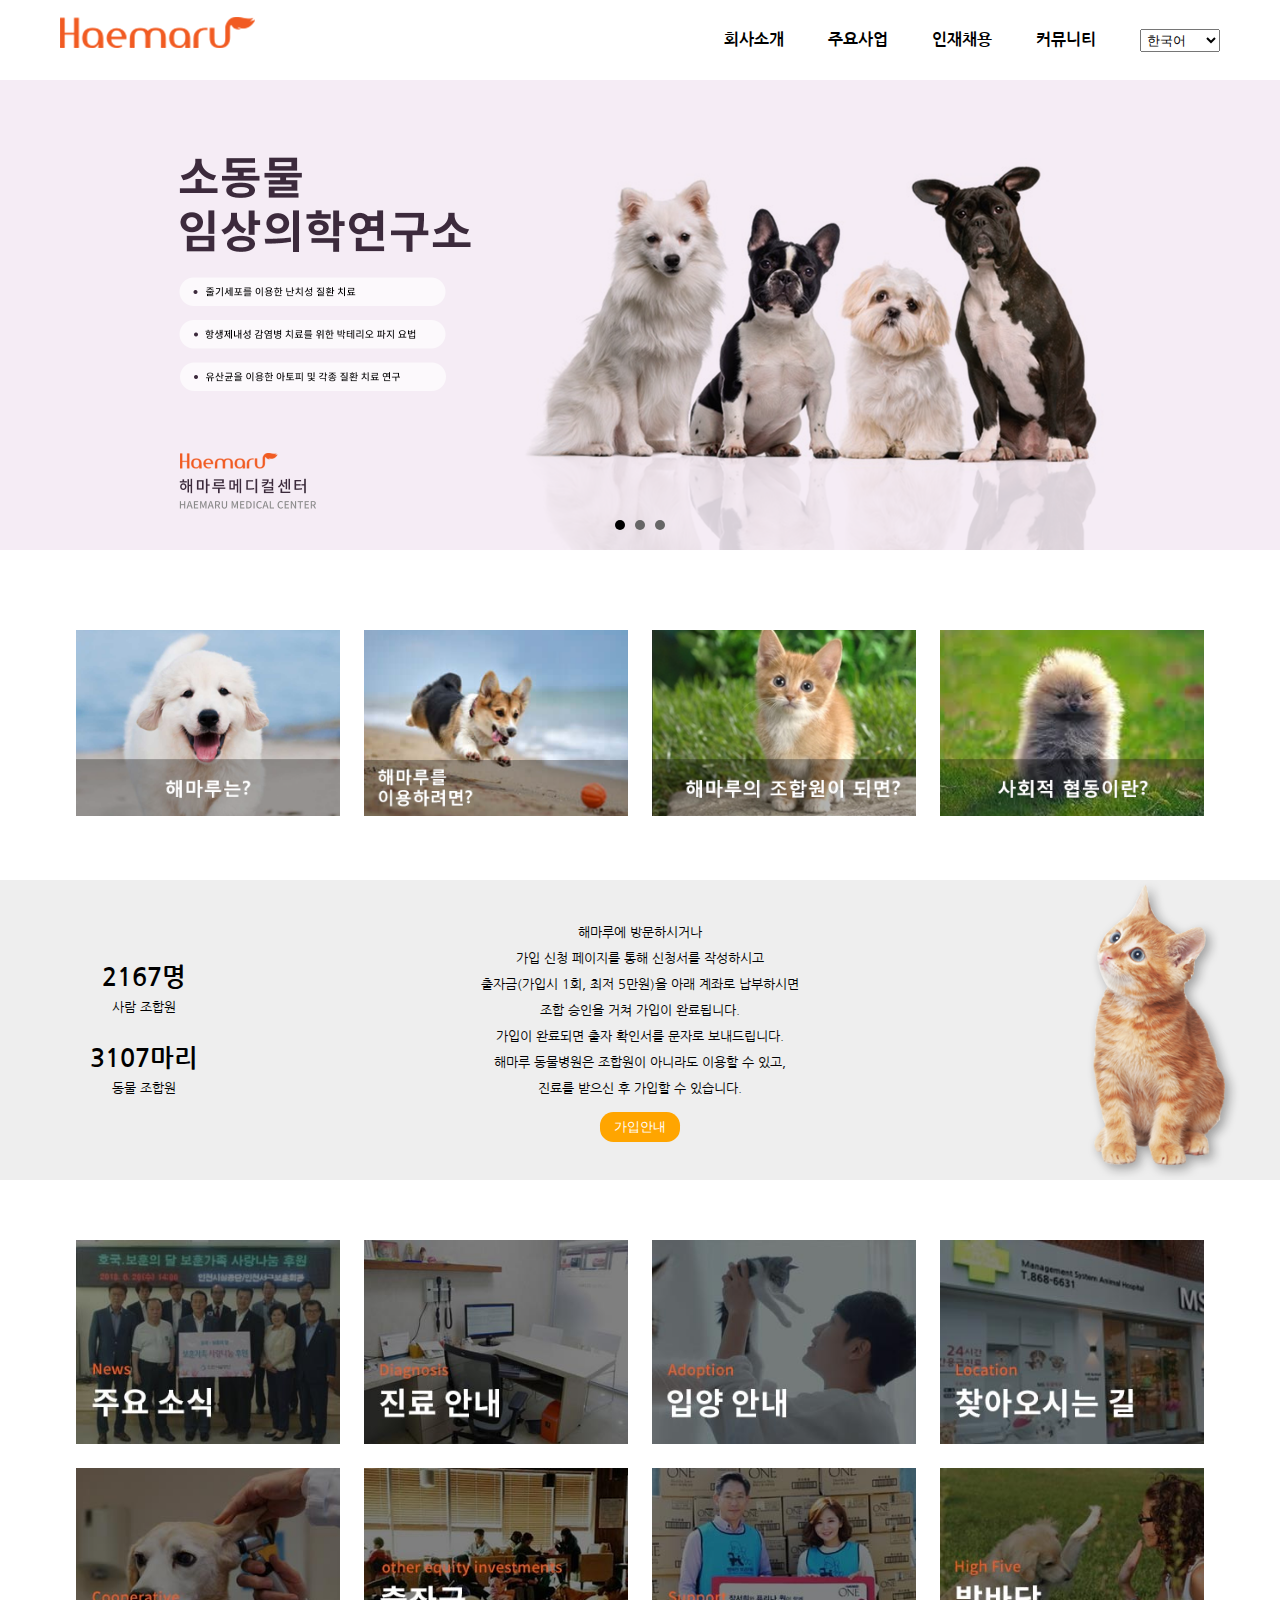
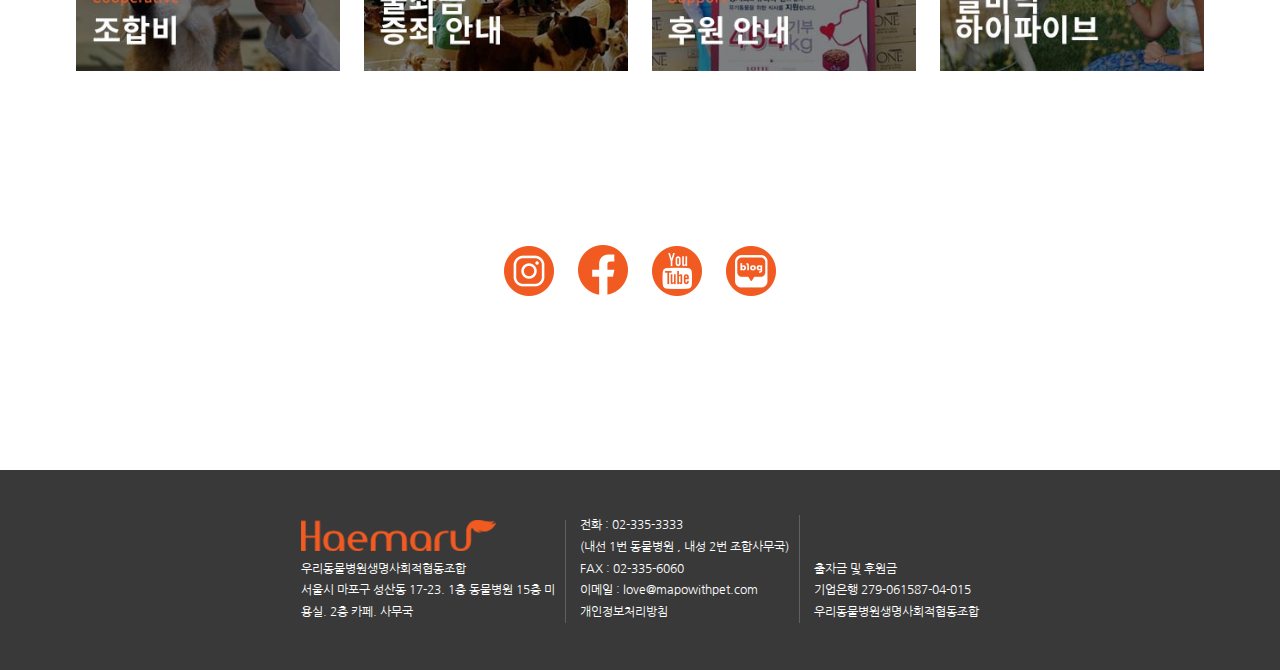
<file: index.html>
<!DOCTYPE html>
<html lang="en">
<head>
    <meta charset="UTF-8">
    <meta name="viewport" content="width=device-width, initial-scale=1.0">
    <meta http-equiv="X-UA-Compatible" content="ie=edge">
    <title>해마루 동물병원</title>
    <!-- 사용자 CSS -->
    <link rel="stylesheet" href="css/style.css">
    <!-- 구글 폰트 -->
    <link href="https://fonts.googleapis.com/css?family=Nanum+Gothic&display=swap" rel="stylesheet">
    <!-- 제이쿼리 -->
     <script src="js/jquery-3.4.1.min.js"></script>
    <!-- bxslider CSS -->
    <link rel="stylesheet" href="js/bxslider/jquery.bxslider.min.css">
    <!-- bxslider -->
    <script src="js/bxslider/jquery.bxslider.min.js"></script>
    <!-- 사용자 자바스크립트 -->
    <script src="js/main.js"></script>


</head>
<body>
    <header id="main_header">
        <div class="container">
            <h2><a href="./index.html"><img src="images/logo.png" alt="로고"></a></h2>
            <nav id="main_gnb">
                <ul>
                    <li><a href="#">회사소개</a></li>
                    <li><a href="#">주요사업</a></li>
                    <li><a href="#">인재채용</a></li>
                    <li><a href="#">커뮤니티</a></li>
                    <li>
                        <select name="language" id="language">
                            <option value="1">한국어</option>
                            <option value="2">English</option>
                        </select>
                    </li>
                </ul>
            </nav>
        </div> <!-- end container -->
    </header>

    <nav id="sub_gnb">
        <div class="container">
            <ul>
                <li><a href="#">회사소개</a></li>
                <li><a href="./sub_01.html">인사말</a></li>
                <li><a href="#">HAEMARU WAY</a></li>
                <li><a href="#">CI 소개</a></li>
                <li><a href="#">연혁</a></li>
                <li><a href="#">조직도</a></li>
                <li><a href="./sub_02.html">오시는길</a></li>
            </ul>
            <ul>
                <li><a href="#">주요사업</a></li>
                <li><a href="./sub_03.html">해마루 이차진료 동물병원</a></li>
                <li><a href="#">해마루 솔루션</a></li>
                <li><a href="#">소동물임상의학연구소</a></li>
            </ul>
            <ul>
                <li><a href="#">인재채용</a></li>
                <li><a href="#">인재상</a></li>
                <li><a href="#">복리후생제도</a></li>
                <li><a href="#">채용절차</a></li>
                <li><a href="#">채용공고</a></li>
                <li><a href="#">채용 FAQ</a></li>
                <li><a href="#">직무소개</a></li>
            </ul>
            <ul>
                <li><a href="#">커뮤니티</a></li>
                <li><a href="#">공지사항</a></li>
                <li><a href="#">비지팅 신청</a></li>
            </ul>
        </div>
    </nav>

    <section id="main_banner">
        <div class="bx-slider">
            <img src="./images/banner_01.png" alt="배너1">
            <img src="./images/banner_02.png" alt="배너2">
            <img src="./images/banner_03.png" alt="배너2">
        </div>
    </section>

    <section id="introduce">
        <div class="container">
           <ul>
               <a href="#"><img src="./images/img_01.png" alt="01"></a>
               <a href="#"><img src="./images/img_02.png" alt="02"></a>
               <a href="#"><img src="./images/img_03.png" alt="03"></a>
               <a href="#"><img src="./images/img_04.png" alt="04"></a>
           </ul>
        </div>
    </section>

    <section id="guide">
        <div class="container">
            <article class="left">
                <ul>
                    <li>2167명</li>
                    <li>사람 조합원</li>
                </ul>
                <ul>
                    <li>3107마리</li>
                    <li>동물 조합원</li>
                </ul>
            </article>
            <article class="center">
                <p>해마루에 방문하시거나 <br> 가입 신청 페이지를 통해 신청서를 작성하시고 <br>
                출자금(가입시 1회, 최저 5만원)을 아래 계좌로 납부하시면 <br> 조합 승인을 거쳐 가입이 완료됩니다. <br>
                가입이 완료되면 출자 확인서를 문자로 보내드립니다. <br> 해마루 동물병원은 조합원이 아니라도 이용할 수 있고, <br>
                진료를 받으신 후 가입할 수 있습니다.</p>
                <button> 가입안내 </button>
            </article>
            <article class="right">
                <img src="images/cat.png" alt="고양이">
            </article>
        </div>
    </section>

    <section id="link_box">
        <div class="container">
               <div class="top">
                   <a href="#"><img src="images/box_1.jpg" alt="link_01"></a>
                   <a href="#"><img src="images/box_2.jpg" alt="link_02"></a>
                   <a href="#"><img src="images/box_3.jpg" alt="link_03"></a>
                   <a href="#"><img src="images/box_4.jpg" alt="link_04"></a>
               </div>
               <div class="bottom">
                   <a href="#"><img src="images/box_5.jpg" alt="link_05"></a>
                   <a href="#"><img src="images/box_6.jpg" alt="link_06"></a>
                   <a href="#"><img src="images/box_7.jpg" alt="link_07"></a>
                   <a href="#"><img src="images/box_8.jpg" alt="link_08"></a>
               </div>
        </div>
    </section>

    <section id="link_icon">
        <div class="container">
            <a href="#"><img src="images/icon_1.png" alt="icon1"></a>
            <a href="#"><img src="images/icon_2.png" alt="icon2"></a>
            <a href="#"><img src="images/icon_3.png" alt="icon3"></a>
            <a href="#"><img src="images/icon_4.png" alt="icon4"></a>
        </div>
    </section>
    <footer id="main_footer">
        <div class="container">
            <ul>
                <li>
                    <a href="#"><img src="images/logo.png" alt="flogo"></a>
                    <p>우리동물병원생명사회적협동조합 <br> 서울시 마포구 성산동 17-23. 1층 동물병원
                    15층 미 <br> 용실. 2층 카페. 사무국</p>
                </li>
                <li>
                    전화 : 02-335-3333 <br> (내선 1번 동물병원 , 내성 2번 조합사무국) <br>
                    FAX : 02-335-6060 <br> 이메일 : love@mapowithpet.com <br> <span>개인정보처리방침</span>
                </li>
                <li>
                    출자금 및 후원금 <br> 기업은행 279-061587-04-015 <br> 우리동물병원생명사회적협동조합
                </li>
            </ul>
        </div>
    </footer>
</body>
</html>
</file>
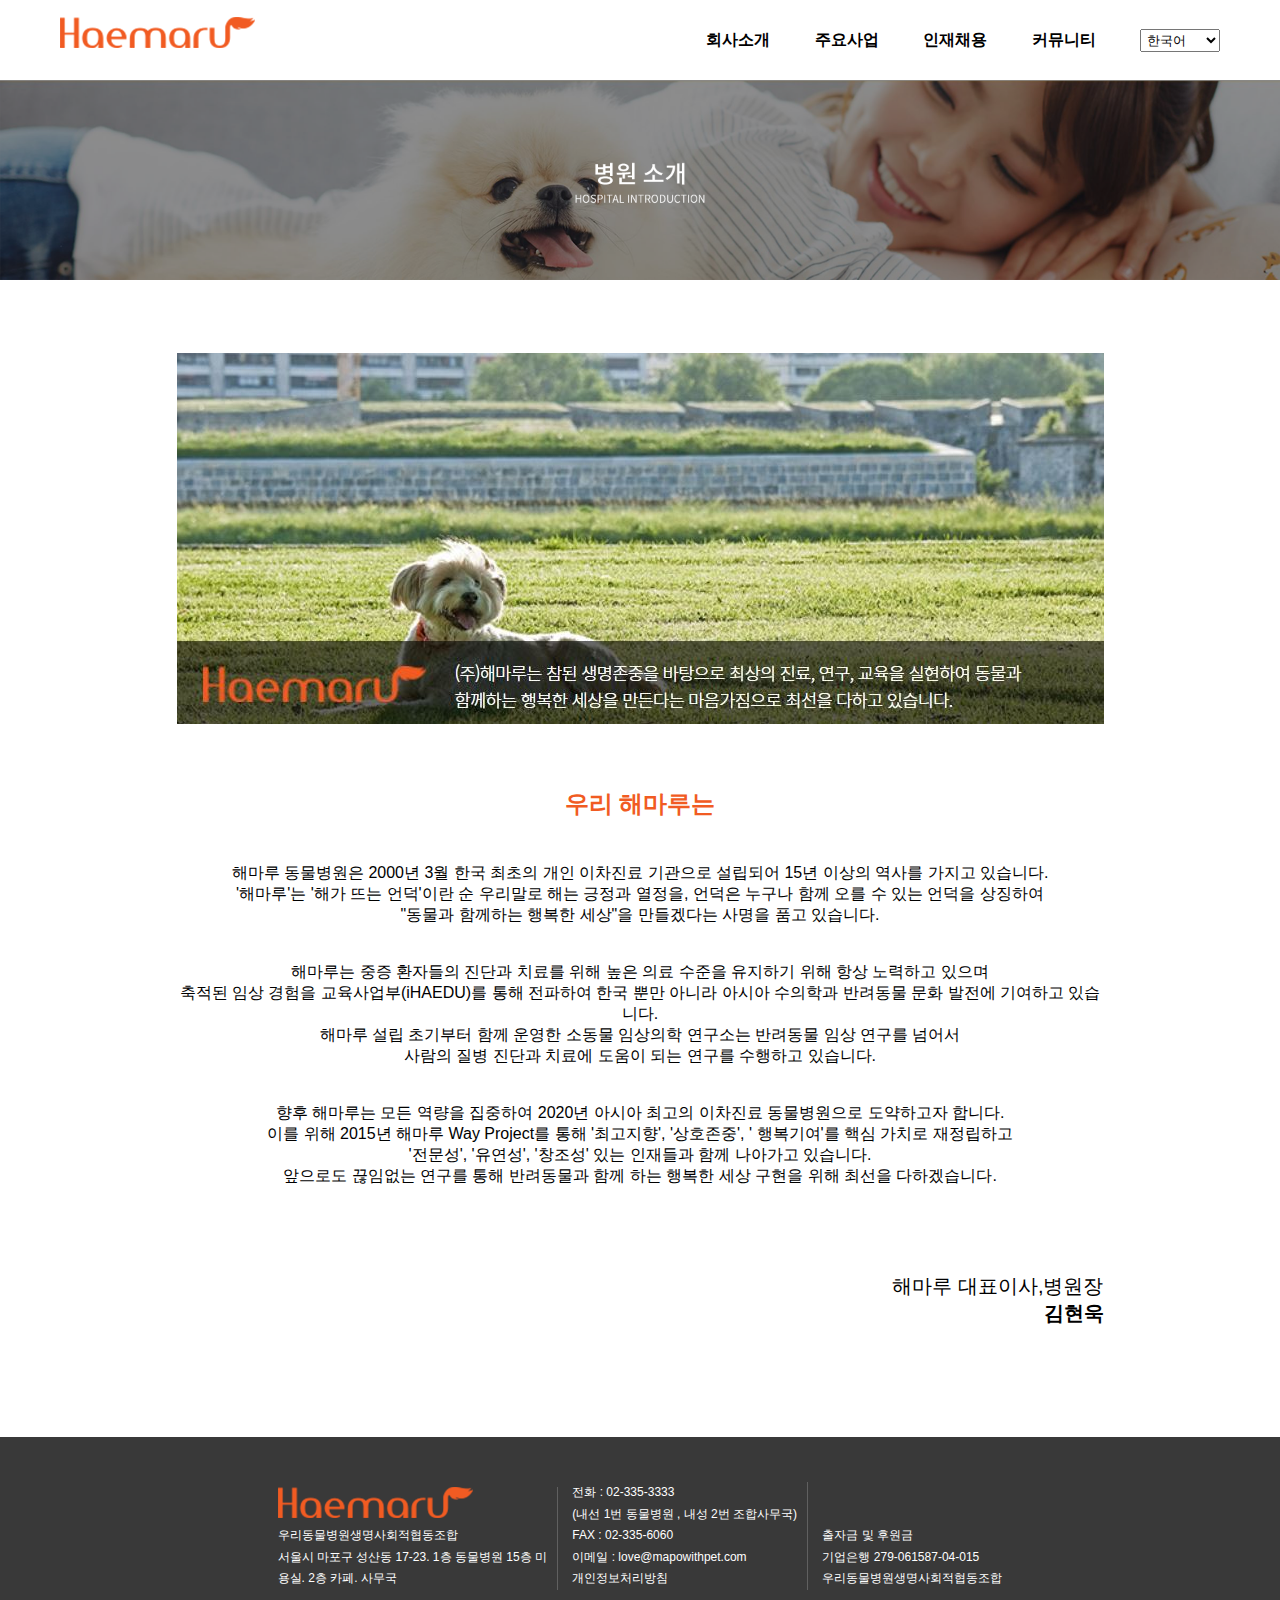
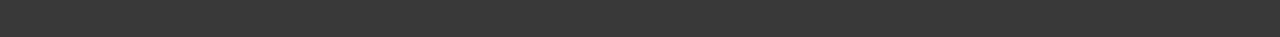
<file: sub_01.html>
<!DOCTYPE html>
<html lang="en">
<head>
    <meta charset="UTF-8">
    <meta name="viewport" content="width=device-width, initial-scale=1.0">
    <meta http-equiv="X-UA-Compatible" content="ie=edge">
    <title>병원 소개</title>
    <!-- 구글 웹폰트 -->
    <link href="https://fonts.googleapis.com/css?family=Noto+Sans+KR&display=swap" rel="stylesheet">
    <link rel="stylesheet" href="./css/sub_01.css">
    <!-- 제이쿼리 -->
    <script src="js/jquery-3.4.1.min.js"></script>
    <!-- bxslider CSS -->
    <link rel="stylesheet" href="./js/bxslider/jquery.bxslider.min.css">
    <!-- bxslider -->
    <script src="./js/bxslider/jquery.bxslider.min.js"></script>
    <!-- 사용자 자바스크립트 -->
    <script src="./js/main.js"></script>
</head>
<body>
    <header id="main_header">
        <div class="container">
            <h2><a href="./index.html"><img src="images/logo.png" alt="로고"></a></h2>
            <nav id="main_gnb">
                <ul>
                    <li><a href="#">회사소개</a></li>
                    <li><a href="#">주요사업</a></li>
                    <li><a href="#">인재채용</a></li>
                    <li><a href="#">커뮤니티</a></li>
                    <li>
                        <select name="language" id="language">
                            <option value="1">한국어</option>
                            <option value="2">English</option>
                        </select>
                    </li>
                </ul>
            </nav>
        </div> <!-- end container -->
    </header>

    <nav id="sub_gnb">
        <div class="container">
            <ul>
                <li><a href="#">회사소개</a></li>
                <li><a href="./sub_01.html">인사말</a></li>
                <li><a href="#">HAEMARU WAY</a></li>
                <li><a href="#">CI 소개</a></li>
                <li><a href="#">연혁</a></li>
                <li><a href="#">조직도</a></li>
                <li><a href="./sub_02.html">오시는길</a></li>
            </ul>
            <ul>
                <li><a href="#">주요사업</a></li>
                <li><a href="./sub_03.html">해마루 이차진료 동물병원</a></li>
                <li><a href="#">해마루 솔루션</a></li>
                <li><a href="#">소동물임상의학연구소</a></li>
            </ul>
            <ul>
                <li><a href="#">인재채용</a></li>
                <li><a href="#">인재상</a></li>
                <li><a href="#">복리후생제도</a></li>
                <li><a href="#">채용절차</a></li>
                <li><a href="#">채용공고</a></li>
                <li><a href="#">채용 FAQ</a></li>
                <li><a href="#">직무소개</a></li>
            </ul>
            <ul>
                <li><a href="#">커뮤니티</a></li>
                <li><a href="#">공지사항</a></li>
                <li><a href="#">비지팅 신청</a></li>
            </ul>
        </div>
    </nav>
    <div class="sub_1">
    <h1><a href=""><img src="./images/sub_01.png" alt="병원소개"></a></h1>
    <div class="sub_img"><img src="./images/sub_01_img.JPG" alt=""></div>
    <h2>우리 해마루는</h2><br>
    <p class="text">해마루 동물병원은 2000년 3월 한국 최초의 개인 이차진료 기관으로 
        설립되어 15년 이상의 역사를 가지고 있습니다.<br> 
        '해마루'는 '해가 뜨는 언덕'이란 순 우리말로 해는 긍정과 열정을, 
        언덕은 누구나 함께 오를 수 있는 언덕을 상징하여<br>
        "동물과 함께하는 행복한 세상"을 만들겠다는 사명을 품고 있습니다.<br><br><br>

        해마루는 중증 환자들의 진단과 치료를 위해 높은 의료 수준을 유지하기 위해 항상 노력하고 있으며<br>
        축적된 임상 경험을 교육사업부(iHAEDU)를 통해 전파하여 한국 뿐만 아니라 아시아 수의학과 반려동물 문화 발전에 
        기여하고 있습니다.<br> 해마루 설립 초기부터 함께 운영한 소동물 임상의학 연구소는 반려동물 임상 연구를 넘어서<br>
        사람의 질병 진단과 치료에 도움이 되는 연구를 수행하고 있습니다.<br><br><br>

        향후 해마루는 모든 역량을 집중하여 2020년 아시아 최고의 이차진료 동물병원으로 도약하고자 합니다.<br> 
        이를 위해 2015년 해마루 Way Project를 통해 '최고지향', '상호존중', '
        행복기여'를 핵심 가치로 재정립하고<br> '전문성', '유연성', '창조성' 있는 인재들과 함께 나아가고 있습니다.<br>

        앞으로도 끊임없는 연구를 통해 반려동물과 함께 하는 행복한 세상 구현을 위해 최선을 다하겠습니다.</p><br><br>

    <p class="other_text">해마루 대표이사,병원장<br>
        <span>김현욱</span></p>
    </div> 
    <footer id="main_footer">
        <div class="container">
            <ul>
                <li>
                    <a href="#"><img src="images/logo.png" alt="flogo"></a>
                    <p>우리동물병원생명사회적협동조합 <br> 서울시 마포구 성산동 17-23. 1층 동물병원
                    15층 미 <br> 용실. 2층 카페. 사무국</p>
                </li>
                <li>
                    전화 : 02-335-3333 <br> (내선 1번 동물병원 , 내성 2번 조합사무국) <br>
                    FAX : 02-335-6060 <br> 이메일 : love@mapowithpet.com <br> <span>개인정보처리방침</span>
                </li>
                <li>
                    출자금 및 후원금 <br> 기업은행 279-061587-04-015 <br> 우리동물병원생명사회적협동조합
                </li>
            </ul>
        </div>
    </footer>
</body>
</html>
</file>
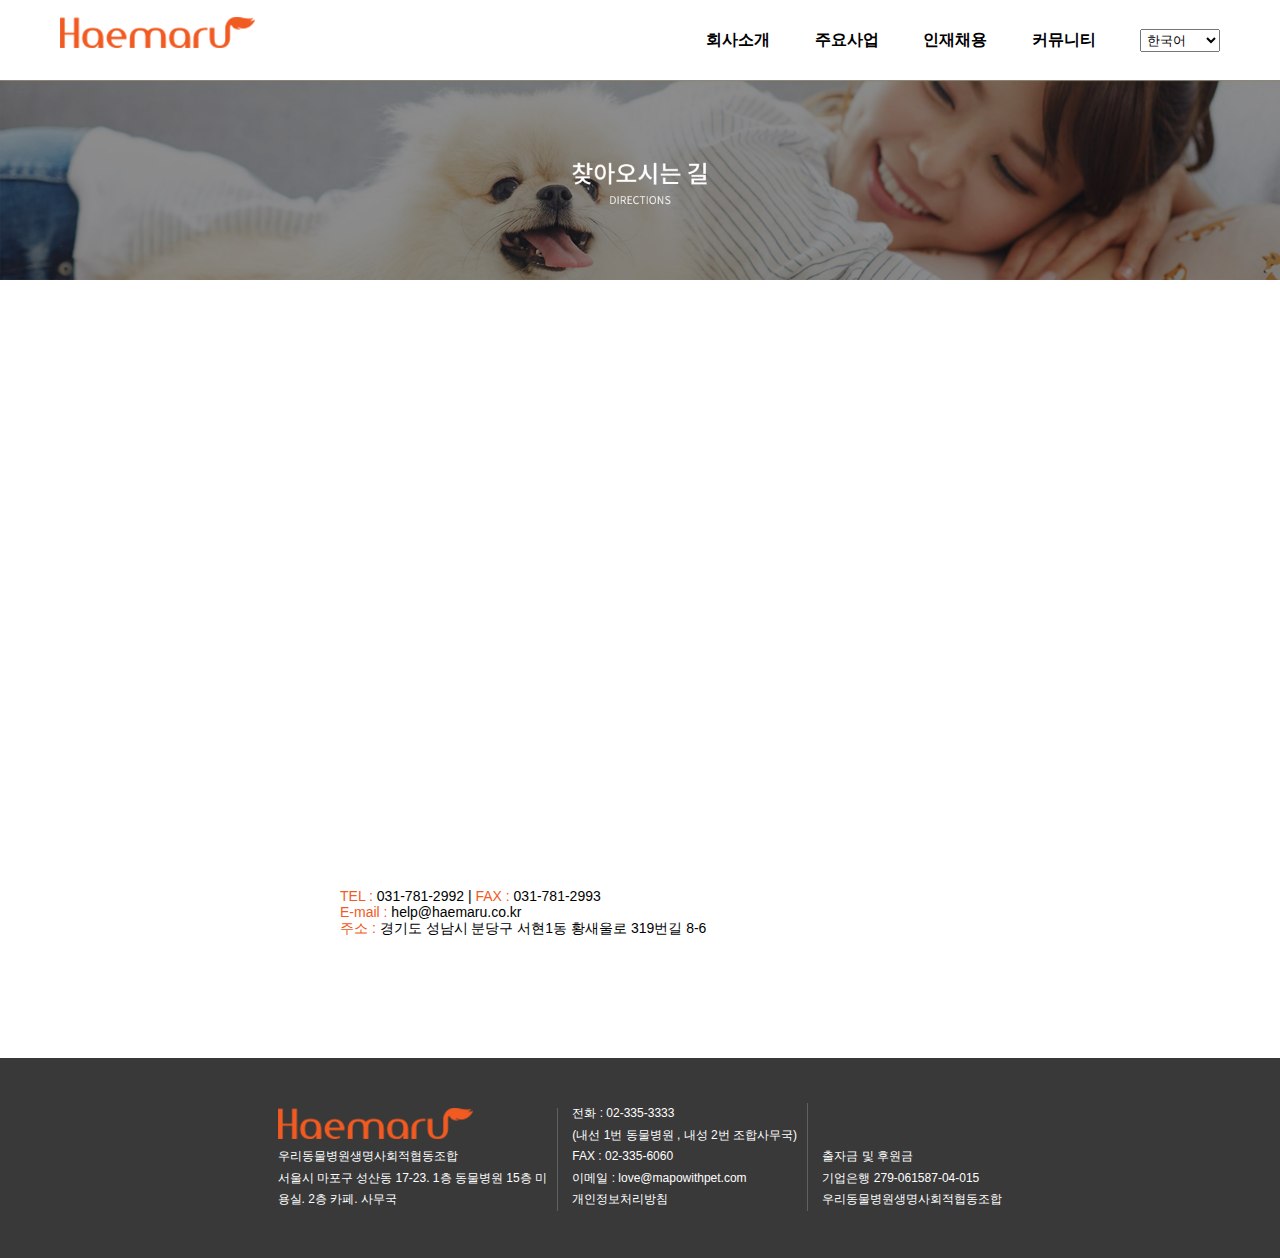
<file: sub_02.html>
<!DOCTYPE html>
<html lang="en">
<head>
    <meta charset="UTF-8">
    <meta name="viewport" content="width=device-width, initial-scale=1.0">
    <meta http-equiv="X-UA-Compatible" content="ie=edge">
    <title>찾아오시는 길</title>
    <!-- 구글 웹폰트 -->
    <link href="https://fonts.googleapis.com/css?family=Noto+Sans+KR&display=swap" rel="stylesheet">
    <link rel="stylesheet" href="./css/sub_02.css">
    <!-- 제이쿼리 -->
    <script src="js/jquery-3.4.1.min.js"></script>
    <!-- bxslider CSS -->
    <link rel="stylesheet" href="./js/bxslider/jquery.bxslider.min.css">
    <!-- bxslider -->
    <script src="./js/bxslider/jquery.bxslider.min.js"></script>
    <!-- 사용자 자바스크립트 -->
    <script src="./js/main.js"></script>
</head>
<body>
    <header id="main_header">
        <div class="container">
            <h2><a href="./index.html"><img src="images/logo.png" alt="로고"></a></h2>
            <nav id="main_gnb">
                <ul>
                    <li><a href=sub_01.html">회사소개</a></li>
                    <li><a href="#">주요사업</a></li>
                    <li><a href="#">인재채용</a></li>
                    <li><a href="#">커뮤니티</a></li>
                    <li>
                        <select name="language" id="language">
                            <option value="1">한국어</option>
                            <option value="2">English</option>
                        </select>
                    </li>
                </ul>
            </nav>
        </div> <!-- end container -->
    </header>

    <nav id="sub_gnb">
        <div class="container">
            <ul>
                <li><a href="#">회사소개</a></li>
                <li><a href="./sub_01.html">인사말</a></li>
                <li><a href="#">HAEMARU WAY</a></li>
                <li><a href="#">CI 소개</a></li>
                <li><a href="#">연혁</a></li>
                <li><a href="#">조직도</a></li>
                <li><a href="./sub_02.html">오시는길</a></li>
            </ul>
            <ul>
                <li><a href="#">주요사업</a></li>
                <li><a href="./sub_03.html">해마루 이차진료 동물병원</a></li>
                <li><a href="#">해마루 솔루션</a></li>
                <li><a href="#">소동물임상의학연구소</a></li>
            </ul>
            <ul>
                <li><a href="#">인재채용</a></li>
                <li><a href="#">인재상</a></li>
                <li><a href="#">복리후생제도</a></li>
                <li><a href="#">채용절차</a></li>
                <li><a href="#">채용공고</a></li>
                <li><a href="#">채용 FAQ</a></li>
                <li><a href="#">직무소개</a></li>
            </ul>
            <ul>
                <li><a href="#">커뮤니티</a></li>
                <li><a href="#">공지사항</a></li>
                <li><a href="#">비지팅 신청</a></li>
            </ul>
        </div>
    </nav>

    <div class="sub_2">
        <h1><img src="./images/sub_02.png" alt="찾아오시는길"></h1>
    <div class="map">
        <iframe class="map_size" src="https://www.google.com/maps/embed?pb=!1m18!1m12!1m3!1d6340.273492681123!2d127.12098455931125!3d37.386598240122154!2m3!1f0!2f0!3f0!3m2!1i1024!2i768!4f13.1!3m3!1m2!1s0x357b58035adceb83%3A0x789fe9f6a1765893!2zKOyjvCntlbTrp4jro6g!5e0!3m2!1sko!2skr!4v1578024993184!5m2!1sko!2skr" width="600" height="450" frameborder="0" style="border:0;" allowfullscreen=""></iframe>
    </div>
    <p class="address"><strong>TEL : </strong>031-781-2992  |  <strong>FAX : </strong>031-781-2993<br>
    <strong>E-mail : </strong>help@haemaru.co.kr<br>
    <strong>주소 : </strong>경기도 성남시 분당구 서현1동 황새울로 319번길 8-6</p>
</div>

<footer id="main_footer">
    <div class="container">
        <ul>
            <li>
                <a href="#"><img src="images/logo.png" alt="flogo"></a>
                <p>우리동물병원생명사회적협동조합 <br> 서울시 마포구 성산동 17-23. 1층 동물병원
                15층 미 <br> 용실. 2층 카페. 사무국</p>
            </li>
            <li>
                전화 : 02-335-3333 <br> (내선 1번 동물병원 , 내성 2번 조합사무국) <br>
                FAX : 02-335-6060 <br> 이메일 : love@mapowithpet.com <br> <span>개인정보처리방침</span>
            </li>
            <li>
                출자금 및 후원금 <br> 기업은행 279-061587-04-015 <br> 우리동물병원생명사회적협동조합
            </li>
        </ul>
    </div>
</footer>
</body>
</html>
</file>
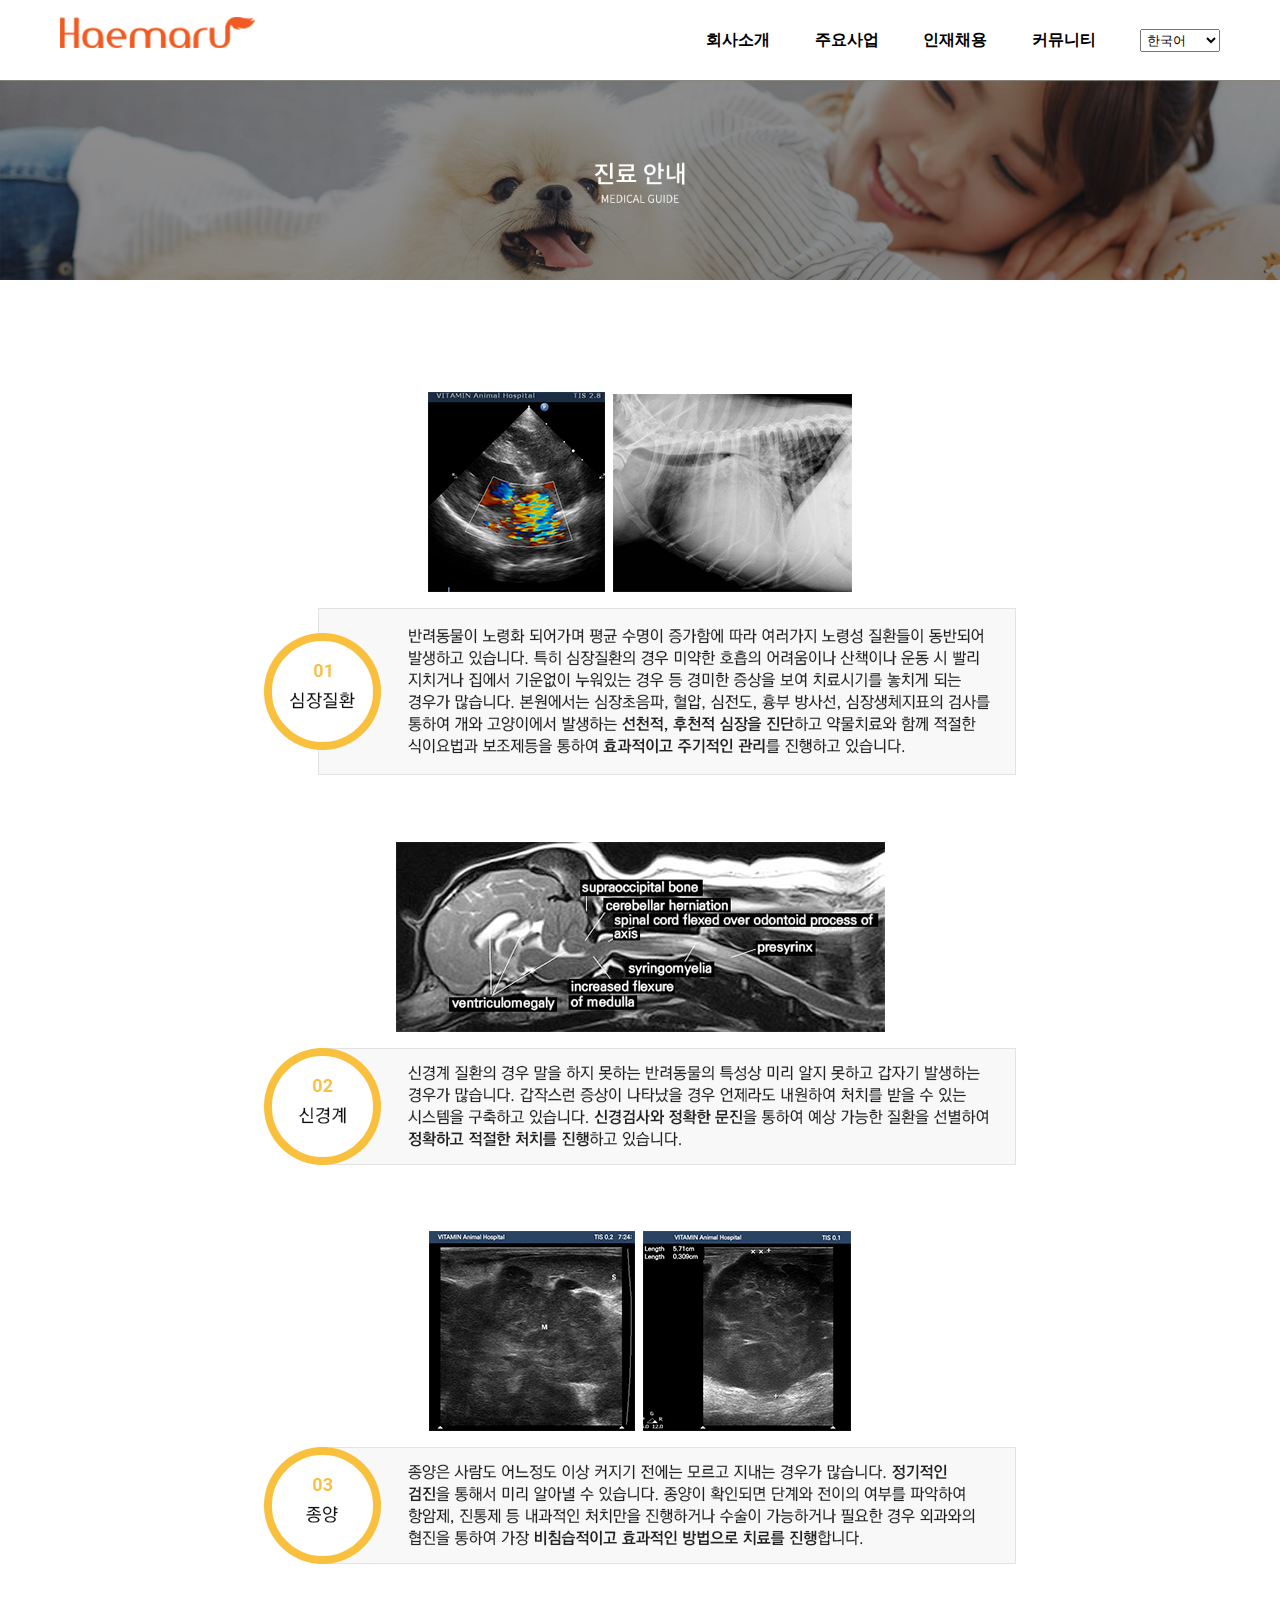
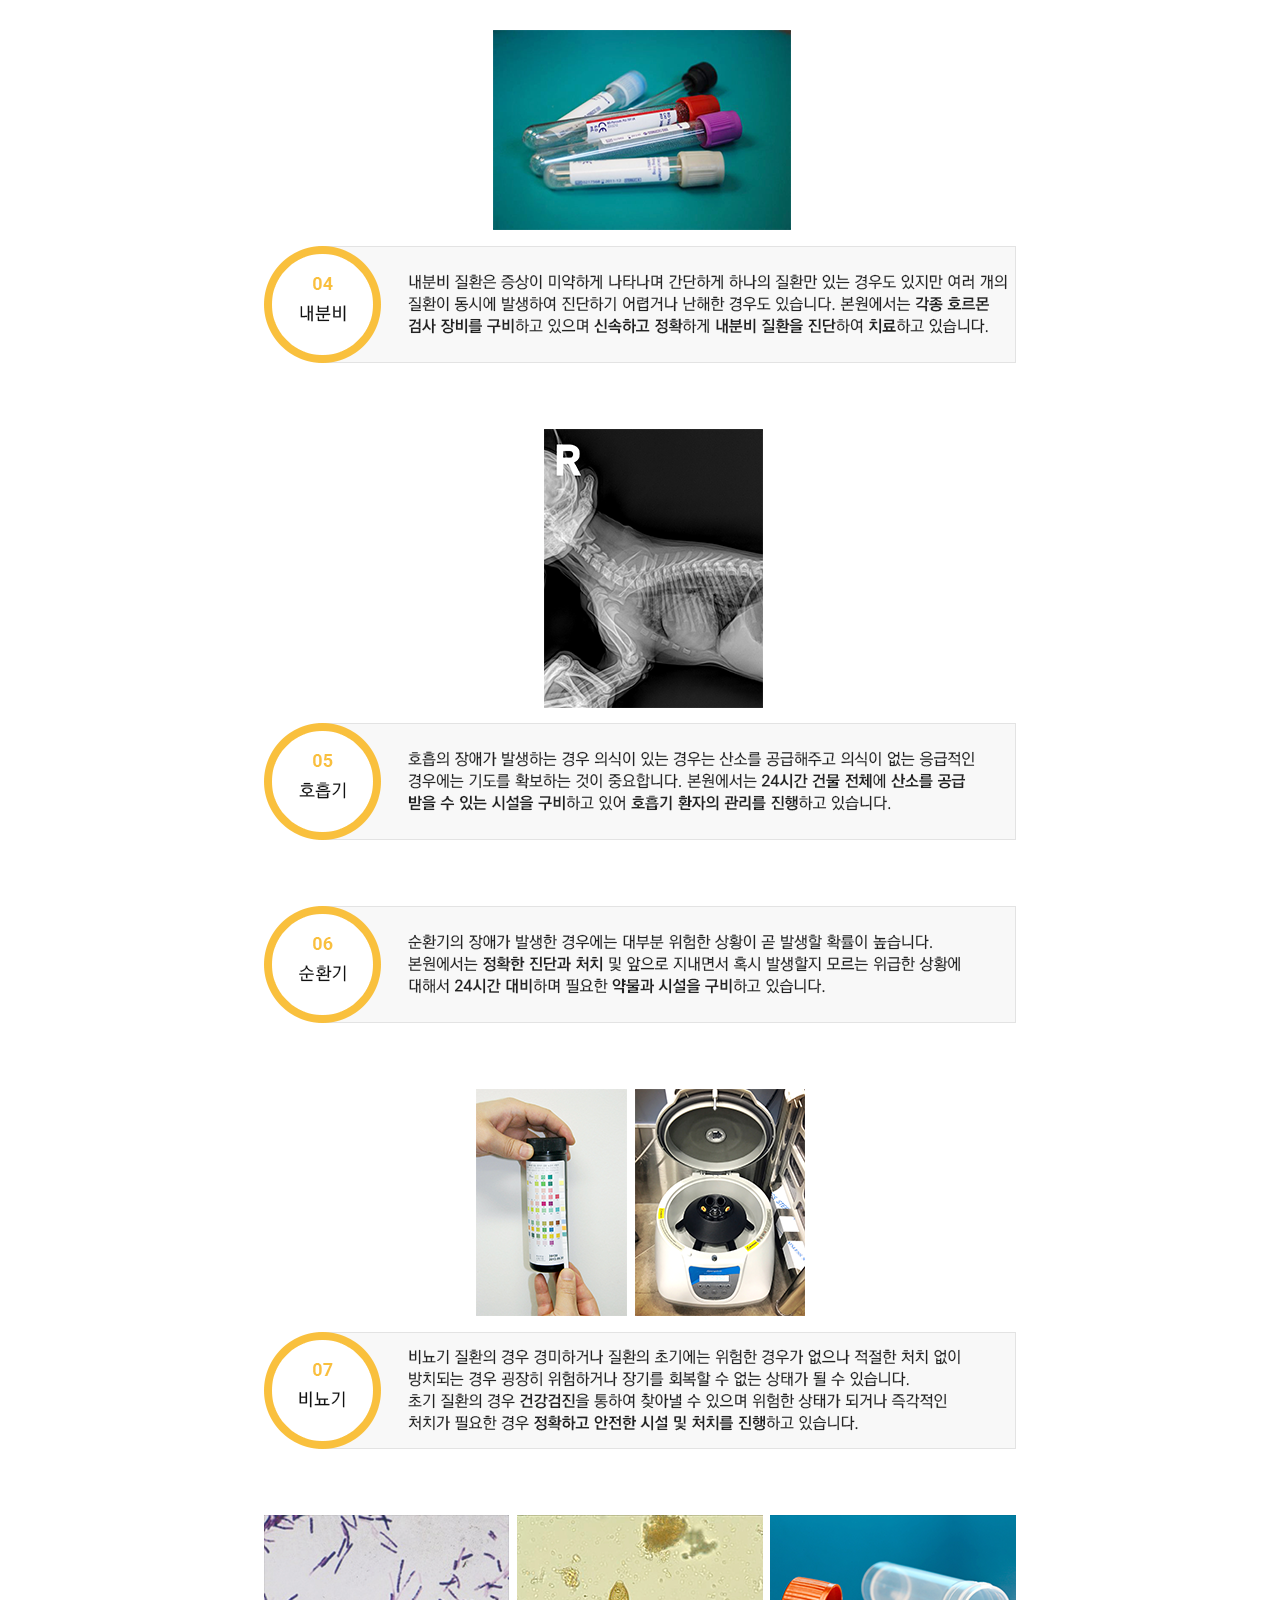
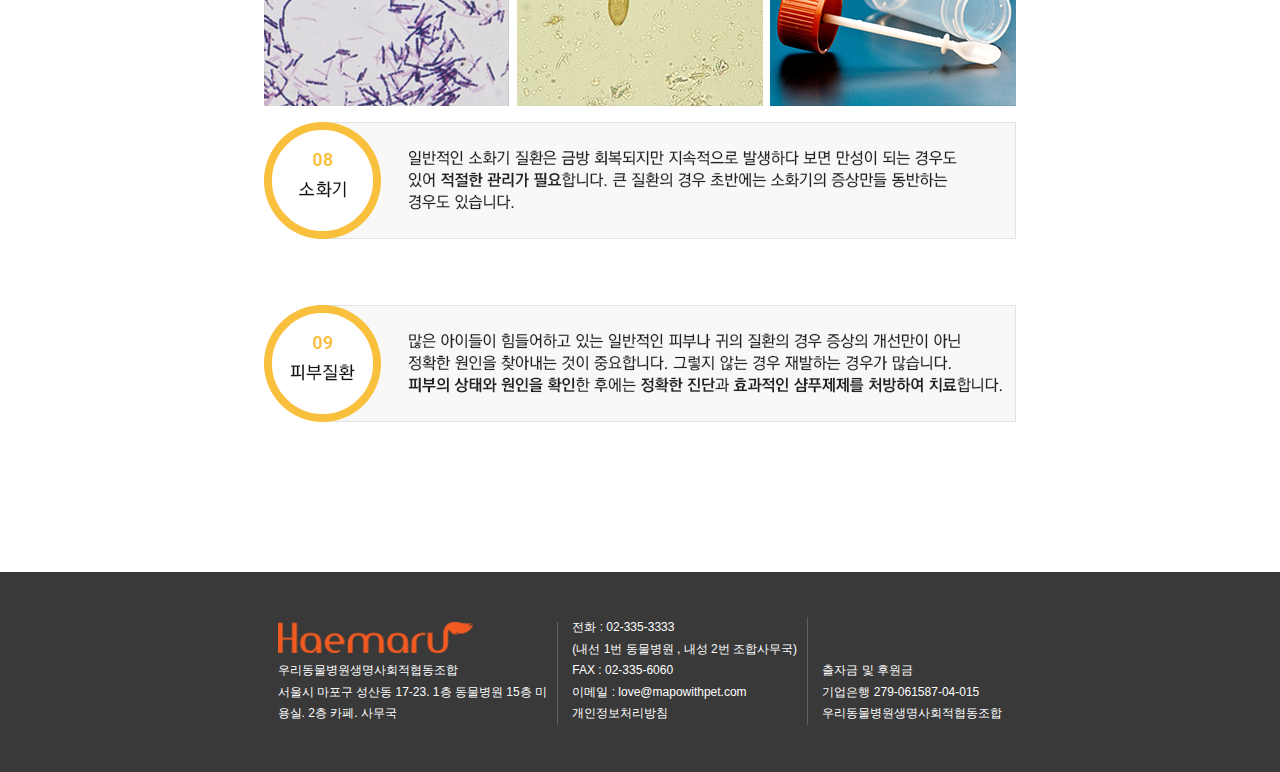
<file: sub_03.html>
<!DOCTYPE html>
<html lang="en">
<head>
    <meta charset="UTF-8">
    <meta name="viewport" content="width=device-width, initial-scale=1.0">
    <meta http-equiv="X-UA-Compatible" content="ie=edge">
    <title>진료안내</title>
    <!-- 구글 웹폰트 -->
    <link href="https://fonts.googleapis.com/css?family=Noto+Sans+KR&display=swap" rel="stylesheet">
    <link rel="stylesheet" href="./css/sub_03.css">
        <!-- 제이쿼리 -->
        <script src="js/jquery-3.4.1.min.js"></script>
        <!-- bxslider CSS -->
        <link rel="stylesheet" href="./js/bxslider/jquery.bxslider.min.css">
        <!-- bxslider -->
        <script src="./js/bxslider/jquery.bxslider.min.js"></script>
        <!-- 사용자 자바스크립트 -->
        <script src="./js/main.js"></script>
</head>
<body>
    <header id="main_header">
        <div class="container">
            <h2><a href="./index.html"><img src="images/logo.png" alt="로고"></a></h2>
            <nav id="main_gnb">
                <ul>
                    <li><a href=sub_01.html">회사소개</a></li>
                    <li><a href="#">주요사업</a></li>
                    <li><a href="#">인재채용</a></li>
                    <li><a href="#">커뮤니티</a></li>
                    <li>
                        <select name="language" id="language">
                            <option value="1">한국어</option>
                            <option value="2">English</option>
                        </select>
                    </li>
                </ul>
            </nav>
        </div> <!-- end container -->
    </header>

    <nav id="sub_gnb">
        <div class="container">
            <ul>
                <li><a href="#">회사소개</a></li>
                <li><a href="./sub_01.html">인사말</a></li>
                <li><a href="#">HAEMARU WAY</a></li>
                <li><a href="#">CI 소개</a></li>
                <li><a href="#">연혁</a></li>
                <li><a href="#">조직도</a></li>
                <li><a href="./sub_02.html">오시는길</a></li>
            </ul>
            <ul>
                <li><a href="#">주요사업</a></li>
                <li><a href="./sub_03.html">해마루 이차진료 동물병원</a></li>
                <li><a href="#">해마루 솔루션</a></li>
                <li><a href="#">소동물임상의학연구소</a></li>
            </ul>
            <ul>
                <li><a href="#">인재채용</a></li>
                <li><a href="#">인재상</a></li>
                <li><a href="#">복리후생제도</a></li>
                <li><a href="#">채용절차</a></li>
                <li><a href="#">채용공고</a></li>
                <li><a href="#">채용 FAQ</a></li>
                <li><a href="#">직무소개</a></li>
            </ul>
            <ul>
                <li><a href="#">커뮤니티</a></li>
                <li><a href="#">공지사항</a></li>
                <li><a href="#">비지팅 신청</a></li>
            </ul>
        </div>
    </nav>
    <div class="sub_3">
        <h1><a href=""><img src="./images/sub_03.png" alt=""></a></h1>
    </div>
    <div class="sub_3_img">
        <img src="./images/진료안내.png" alt="진료 안내">
    </div>

    <footer id="main_footer">
        <div class="container">
            <ul>
                <li>
                    <a href="#"><img src="images/logo.png" alt="flogo"></a>
                    <p>우리동물병원생명사회적협동조합 <br> 서울시 마포구 성산동 17-23. 1층 동물병원
                    15층 미 <br> 용실. 2층 카페. 사무국</p>
                </li>
                <li>
                    전화 : 02-335-3333 <br> (내선 1번 동물병원 , 내성 2번 조합사무국) <br>
                    FAX : 02-335-6060 <br> 이메일 : love@mapowithpet.com <br> <span>개인정보처리방침</span>
                </li>
                <li>
                    출자금 및 후원금 <br> 기업은행 279-061587-04-015 <br> 우리동물병원생명사회적협동조합
                </li>
            </ul>
        </div>
    </footer>
</body>
</html>
</file>
<file: css/style.css>
/* common.css */
*{ 
    margin: 0; padding: 0;
    box-sizing: border-box;
}
ul, li { list-style-type: none; }
a { 
    text-decoration: none;
    color: inherit;
}
body {
    font-family: 'Nanum Gothic', sans-serif;
}

.container {
    max-width: 1200px;
    margin: 0 auto;
    text-align: center;
    position: relative;
}

/* 헤더 */
#main_header {
    width: 100%;
}
#main_header .container {
    overflow: hidden;
    height: 80px;
    position: relative;
}
#main_header .container h2 {
    float: left;
    line-height: 80px;
    margin-left: 20px;
}
#main_gnb {
    font-weight: bold;
    position: absolute;
    right: 20px;
    line-height: 80px;
}
#main_gnb > ul > li {
    display: inline-block;
    margin-left: 40px;
}
#main_gnb select {
    width: 80px;
    margin-bottom: 3px;
    padding: 2px;
}
/* 서브 메뉴 */
#sub_gnb {
    width: 100%;
    position: absolute;
    z-index: 999;
    display: none;
}
#sub_gnb .container {
    z-index: 999;
    overflow: hidden;
    background: rgba(0,0,0,0.5);
}
#sub_gnb ul {
    font-size: 14px;
    color: #fff;
    width: 25%;
    float: left;
    margin-top: 10px;
    margin-bottom: 10px;
}
#sub_gnb ul li {
    padding: 7px 0;
}
#sub_gnb > .container > ul > li:first-child {
    font-size: 17px;
    font-weight: bold;
    padding-bottom: 12px;
    margin-bottom: 5px;
    border-bottom: 1px solid rgba(255,255,255,0.5);
}
#sub_gnb ul li:hover {
    color: #f15b22;
}
/* 메인 배너 */
#main_banner {
    position: relative;
    margin-bottom: 60px;
}
#main_banner .bx-slider img {
    width: 100%;
}
/* bx-slider 테두리, 그림자 제거 */
.bx-wrapper{
    border: none !important;
    box-shadow: none !important;
    margin-bottom: 80px !important;
}
/* 인디케이터 위치 조정 */
.bx-pager {
    bottom: 20px !important;
}

/* 안내 이미지 */
#introduce {
    margin-bottom: 60px;
}
#introduce .container img {
    width: 22%;
}
#introduce .container a:nth-child(-n+3) img {
    margin-right: 20px;
}
#introduce .container img:hover {
    width: 23%;
    opacity: 0.8;
    transition-duration: 0.5s;
}

/* 가이드 섹션 */
#guide {
    min-height: 300px;
    background: #eee;
    margin-bottom: 60px;
}
/* 왼쪽 */
#guide .left {
    position: absolute;
    left: 50px; top: 85px;
}
#guide .left ul {
    margin-bottom: 30px;
}
#guide .left ul li:first-child {
    font-size: 25px;
    font-weight: bold;
    margin-bottom: 10px;
}
#guide .left ul li:last-child {
    font-size: 13px;
}
/* 가운데 */
#guide .center {
    padding-top: 40px;
    font-size: 13px;
}
#guide .center p {
    line-height: 2.0em;
    margin-bottom: 10px;
}
#guide .center button {
    width: 80px;
    height: 30px;
    border-radius: 1em;
    border: none;
    background: orange;
    color: #fff;
    cursor: pointer;
}
/* 오른쪽 */
#guide .right {
    position: absolute;
    top: 0;
    right: 0;
}
#guide img {
    max-height: 300px;
}

/* link_box */
#link_box {
    margin-bottom: 60px;
}
#link_box .container img {
    width: 22%;
}
#link_box .top {
    margin-bottom: 20px;
}
#link_box .top a:nth-child(-n+3) img {
    margin-right: 20px;
}
#link_box .bottom a:nth-child(-n+3) img {
    margin-right: 20px;
}
#link_box .container img:hover {
    opacity: 0.7;
}

/* link_icon */
#link_icon {
    margin-bottom: 170px;
    margin-top: 170px;
    /* outline: 1px solid red; */
}
#link_icon a:nth-child(-n+3){
    margin-right: 20px; 
}
#link_icon img {
    width: 50px;
}

/* 푸터 */
#main_footer {
    background: #393939;
    height: 200px;
}
#main_footer .container {
    height: 150px;
}
#main_footer ul li {
    margin-top: 45px;
    color: #fff;
    display: inline-block;
    text-align: left;
    font-size: 12px;
    line-height: 1.8em;
}
#main_footer ul li:nth-child(-n+2) {
    border-right: 1px solid rgba(255,255,255,0.2);
    margin-right: 10px;
    padding-right: 10px;
}
</file>
<file: css/sub_01.css>
/* 회사 소개 */

/* common.css */
*{ 
    margin: 0; padding: 0;
    box-sizing: border-box;
}
ul, li { list-style-type: none; }
a { 
    text-decoration: none;
    color: inherit;
}
body {
    font-family: 'Nanum Gothic', sans-serif;
}
.container {
    max-width: 1200px;
    margin: 0 auto;
    text-align: center;
    position: relative;
}

/* 헤더 */
#main_header {
    width: 100%;
}
#main_header .container {
    overflow: hidden;
    height: 80px;
    position: relative;
}
#main_header .container h2 {
    float: left;
    line-height: 80px;
    margin-left: 20px;
}
#main_gnb {
    font-weight: bold;
    position: absolute;
    right: 20px;
    line-height: 80px;
}
#main_gnb > ul > li {
    display: inline-block;
    margin-left: 40px;
}
#main_gnb select {
    width: 80px;
    margin-bottom: 3px;
    padding: 2px;
}
/* 서브 메뉴 */
#sub_gnb {
    width: 100%;
    position: absolute;
    z-index: 999;
    display: none;
}
#sub_gnb .container {
    z-index: 999;
    overflow: hidden;
    background: rgba(0,0,0,0.5);
}
#sub_gnb ul {
    font-size: 14px;
    color: #fff;
    width: 25%;
    float: left;
    margin-top: 10px;
    margin-bottom: 10px;
}
#sub_gnb ul li {
    padding: 7px 0;
}
#sub_gnb > .container > ul > li:first-child {
    font-size: 17px;
    font-weight: bold;
    padding-bottom: 12px;
    margin-bottom: 5px;
    border-bottom: 1px solid rgba(255,255,255,0.5);
}
#sub_gnb ul li:hover {
    color: #f15b22;
}

/*메인 메뉴 end*/


.sub_1 h1 img {
    width: 100%;
}
.sub_1 h1{
    width: 100%;
   /* outline: 1px solid green; */
}
.sub_img {
    margin: 0 auto;
    width: 927px;
    height: 500px;
   /* outline: 1px solid red; */
    padding-top: 65px;
    
}
.sub_1 h2 {
    margin-top: 60px;
    margin: 0 auto;
    font-size: 24px;
    width: 927px;
    text-align: center;
    color:#f15b22;
   /* outline: 1px solid #000; */
}
.sub_1 p.text {
   padding-top: 25px;
   width: 927px;
   text-align: center;
   margin: 0 auto;
   font-size: 16px;
    /* outline: 1px solid red; */
}
.sub_1 p.other_text {
    margin: 0 auto;
    width: 927px;
    text-align: right;
    font-size: 20px;
    padding-top: 50px;
    padding-bottom: 110px;
   /* outline: 1px solid red; */
}
.sub_1 p.other_text > span {
    font-weight: bold;
    font-size: 20px;
}


/* 푸터 */
#main_footer {
    background: #393939;
    height: 200px;
}
#main_footer .container {
    height: 150px;
}
#main_footer ul li {
    margin-top: 45px;
    color: #fff;
    display: inline-block;
    text-align: left;
    font-size: 12px;
    line-height: 1.8em;
}
#main_footer ul li:nth-child(-n+2) {
    border-right: 1px solid rgba(255,255,255,0.2);
    margin-right: 10px;
    padding-right: 10px;
}
</file>
<file: css/sub_02.css>
/* 찾아오시는 길 */

/* common.css */
*{ 
    margin: 0; padding: 0;
    box-sizing: border-box;
}
ul, li { list-style-type: none; }
a { 
    text-decoration: none;
    color: inherit;
}
body {
    font-family: 'Nanum Gothic', sans-serif;
}
.container {
    max-width: 1200px;
    margin: 0 auto;
    text-align: center;
    position: relative;
}

/* 헤더 */
#main_header {
    width: 100%;
}
#main_header .container {
    overflow: hidden;
    height: 80px;
    position: relative;
}
#main_header .container h2 {
    float: left;
    line-height: 80px;
    margin-left: 20px;
}
#main_gnb {
    font-weight: bold;
    position: absolute;
    right: 20px;
    line-height: 80px;
}
#main_gnb > ul > li {
    display: inline-block;
    margin-left: 40px;
}
#main_gnb select {
    width: 80px;
    margin-bottom: 3px;
    padding: 2px;
}
/* 서브 메뉴 */
#sub_gnb {
    width: 100%;
    position: absolute;
    z-index: 999;
    display: none;
}
#sub_gnb .container {
    z-index: 999;
    overflow: hidden;
    background: rgba(0,0,0,0.5);
}
#sub_gnb ul {
    font-size: 14px;
    color: #fff;
    width: 25%;
    float: left;
    margin-top: 10px;
    margin-bottom: 10px;
}
#sub_gnb ul li {
    padding: 7px 0;
}
#sub_gnb > .container > ul > li:first-child {
    font-size: 17px;
    font-weight: bold;
    padding-bottom: 12px;
    margin-bottom: 5px;
    border-bottom: 1px solid rgba(255,255,255,0.5);
}
#sub_gnb ul li:hover {
    color: #f15b22;
}

/* 메인 메뉴 end */


.sub_2 h1 img {
    width: 100%;
}
.sub_2 h1{
    width: 100%;
   /* outline: 1px solid green; */
}

/* 지도 영역 */

.map {
   /*  outline: 1px solid red; */
    margin: 0 auto;
    width: 600px;
    height: 600px;
    padding-top: 80px;
    padding-bottom: 80px;
}

.map .map_size{
    margin: 0 auto;
   /* outline: 1px solid red; */
    
}

.sub_2 p.address {
   margin: 0 auto;
  /* outline: 1px solid red; */
   width: 600px;
   height: 100px;
   text-align: left;
   margin-bottom: 70px;
  


} 
.sub_2 > p > strong {
   /* outline: 1px solid green; */
    color: #f15b22;
    font-size: 14px;
}
.sub_2 > p {
    font-size: 14px;
    font-weight: 100;
}


/* 푸터 */
#main_footer {
    background: #393939;
    height: 200px;
}
#main_footer .container {
    height: 150px;
}
#main_footer ul li {
    margin-top: 45px;
    color: #fff;
    display: inline-block;
    text-align: left;
    font-size: 12px;
    line-height: 1.8em;
}
#main_footer ul li:nth-child(-n+2) {
    border-right: 1px solid rgba(255,255,255,0.2);
    margin-right: 10px;
    padding-right: 10px;
}
</file>
<file: css/sub_03.css>
/* 진료 안내 */


/* common.css */
*{ 
    margin: 0; padding: 0;
    box-sizing: border-box;
}
ul, li { list-style-type: none; }
a { 
    text-decoration: none;
    color: inherit;
}
body {
    font-family: 'Nanum Gothic', sans-serif;
}
.container {
    max-width: 1200px;
    margin: 0 auto;
    text-align: center;
    position: relative;
}


/* 헤더 */
#main_header {
    width: 100%;
}
#main_header .container {
    overflow: hidden;
    height: 80px;
    position: relative;
}
#main_header .container h2 {
    float: left;
    line-height: 80px;
    margin-left: 20px;
}
#main_gnb {
    font-weight: bold;
    position: absolute;
    right: 20px;
    line-height: 80px;
}
#main_gnb > ul > li {
    display: inline-block;
    margin-left: 40px;
}
#main_gnb select {
    width: 80px;
    margin-bottom: 3px;
    padding: 2px;
}
/* 서브 메뉴 */
#sub_gnb {
    width: 100%;
    position: absolute;
    z-index: 999;
    display: none;
}
#sub_gnb .container {
    z-index: 999;
    overflow: hidden;
    background: rgba(0,0,0,0.5);
}
#sub_gnb ul {
    font-size: 14px;
    color: #fff;
    width: 25%;
    float: left;
    margin-top: 10px;
    margin-bottom: 10px;
}
#sub_gnb ul li {
    padding: 7px 0;
}
#sub_gnb > .container > ul > li:first-child {
    font-size: 17px;
    font-weight: bold;
    padding-bottom: 12px;
    margin-bottom: 5px;
    border-bottom: 1px solid rgba(255,255,255,0.5);
}
#sub_gnb ul li:hover {
    color: #f15b22;
}
/* 메인 메뉴 end */


.sub_3 h1 img {
    width: 100%;
}
.sub_3 h1{
    width: 100%;
   /* outline: 1px solid green; */
}

.sub_3_img {
    width: 752px;
    height: 3264px;
    margin: 0 auto;
   /* outline: 1px solid darkgoldenrod; */
    margin-top: 70px;
    margin-bottom: 150px;
}


/* 푸터 */
#main_footer {
    background: #393939;
    height: 200px;
}
#main_footer .container {
    height: 150px;
}
#main_footer ul li {
    margin-top: 45px;
    color: #fff;
    display: inline-block;
    text-align: left;
    font-size: 12px;
    line-height: 1.8em;
}
#main_footer ul li:nth-child(-n+2) {
    border-right: 1px solid rgba(255,255,255,0.2);
    margin-right: 10px;
    padding-right: 10px;
}
</file>
